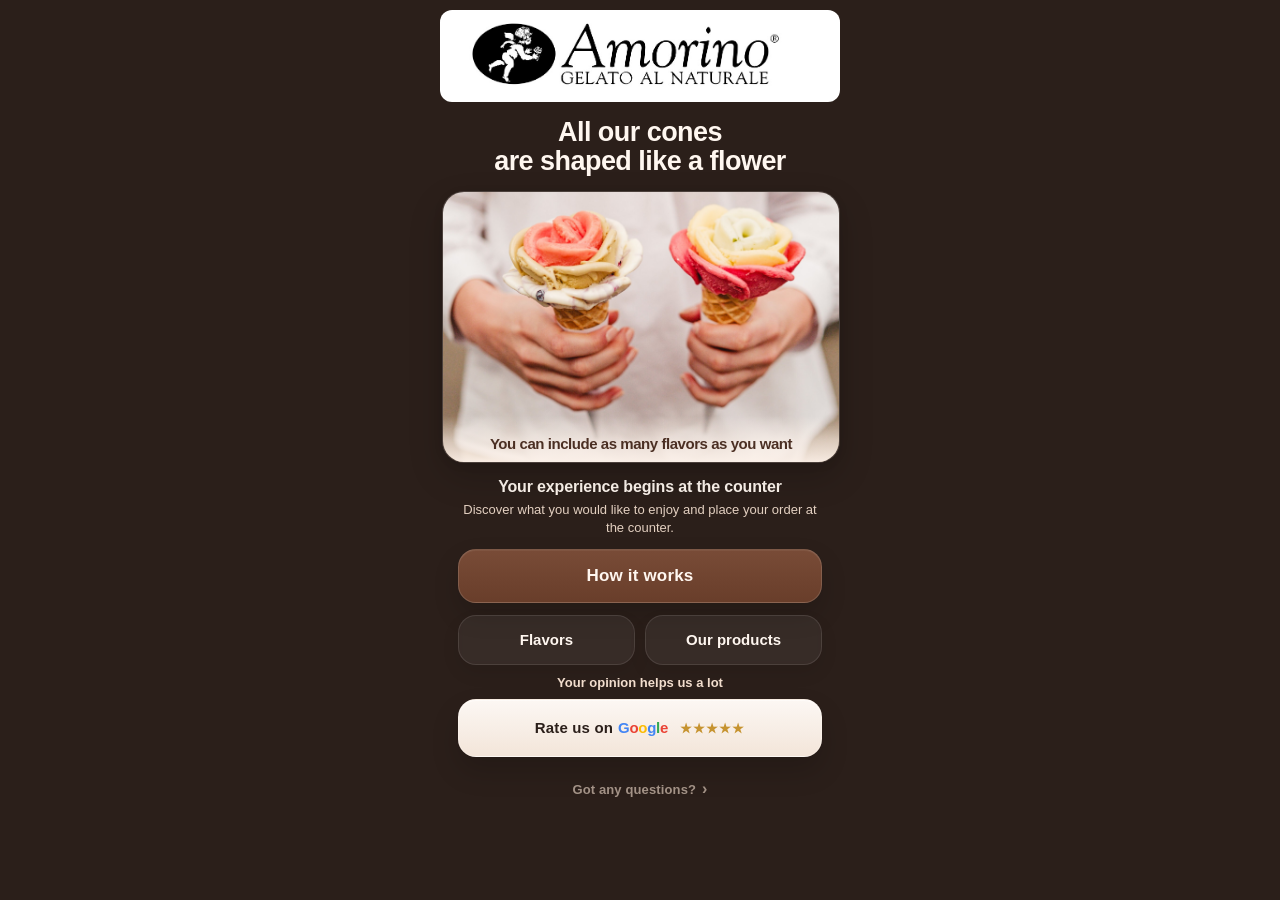
<file: index.html>
<!DOCTYPE html>
<html lang="es">
<head>
  <meta charset="UTF-8">
  <meta name="viewport" content="width=device-width, initial-scale=1.0">
  <title>Amorino</title>
  <link rel="stylesheet" href="style.css">
</head>
<body>
  <div class="container home-page">

    <div class="brand-banner">
      <img src="imagenes/banner_amorino.jpg" alt="Amorino Gelato al Naturale">
    </div>

    <section class="hero">
      <h1 class="hero-title" data-i18n-html="home.heroTitle">Todos nuestros conos<br>son una flor</h1>

<div class="hero-image">
  <img src="imagenes/hero_flor.jpg" alt="Conos Amorino en forma de flor">
  <div class="hero-subtitle-overlay" data-i18n="home.heroSubtitle">Puedes incluir todos los sabores que quieras</div>
</div>

<div class="service-note">
  <div class="service-note-title" data-i18n="home.serviceNoteTitle">Tu experiencia comienza en el mostrador</div>
  <div class="service-note-text" data-i18n="home.serviceNoteText">Descubre nuestros sabores y opciones antes de pedir</div>


    <section class="home-actions">
      <a class="home-main-button" href="como-funciona.html" data-i18n="home.howItWorks">Cómo funciona</a>

      <div class="home-grid-buttons">
        <a class="home-secondary-button" href="sabores.html" data-i18n="home.flavors">Sabores</a>
        <a class="home-secondary-button" href="otros-productos.html" data-i18n="home.otherProducts">Otros productos</a>
      </div>
      
    <div class="home-review-block">
  <div class="home-review-text" data-i18n="home.reviewHelp">Tu opinión nos ayuda mucho</div>
  <a class="home-review-button" href="#" id="reviewBtn" target="_blank" rel="noopener noreferrer">
    <span class="home-review-label">
      <span data-i18n="home.reviewGoogle">Valóranos en</span>
      <span class="google-word" aria-label="Google">
        <span class="g-blue">G</span><span class="g-red">o</span><span class="g-yellow">o</span><span class="g-blue">g</span><span class="g-green">l</span><span class="g-red">e</span>
      </span>
    </span>
    <span class="home-review-stars">★★★★★</span>
  </a>
  </div>

    <!-- FAQ discreto -->
    <div class="faq-block">
      <button class="faq-trigger" id="faqToggle" onclick="toggleFaq()">
        <span data-i18n="faq.trigger">¿Tienes alguna duda?</span>
        <span class="faq-arrow" id="faqArrow">›</span>
      </button>
      <div class="faq-list" id="faqList"></div>
    </div>

    </section>
</div>
    </section>

  </div>

  <script src="script.js"></script>
</body>
</html>
</file>
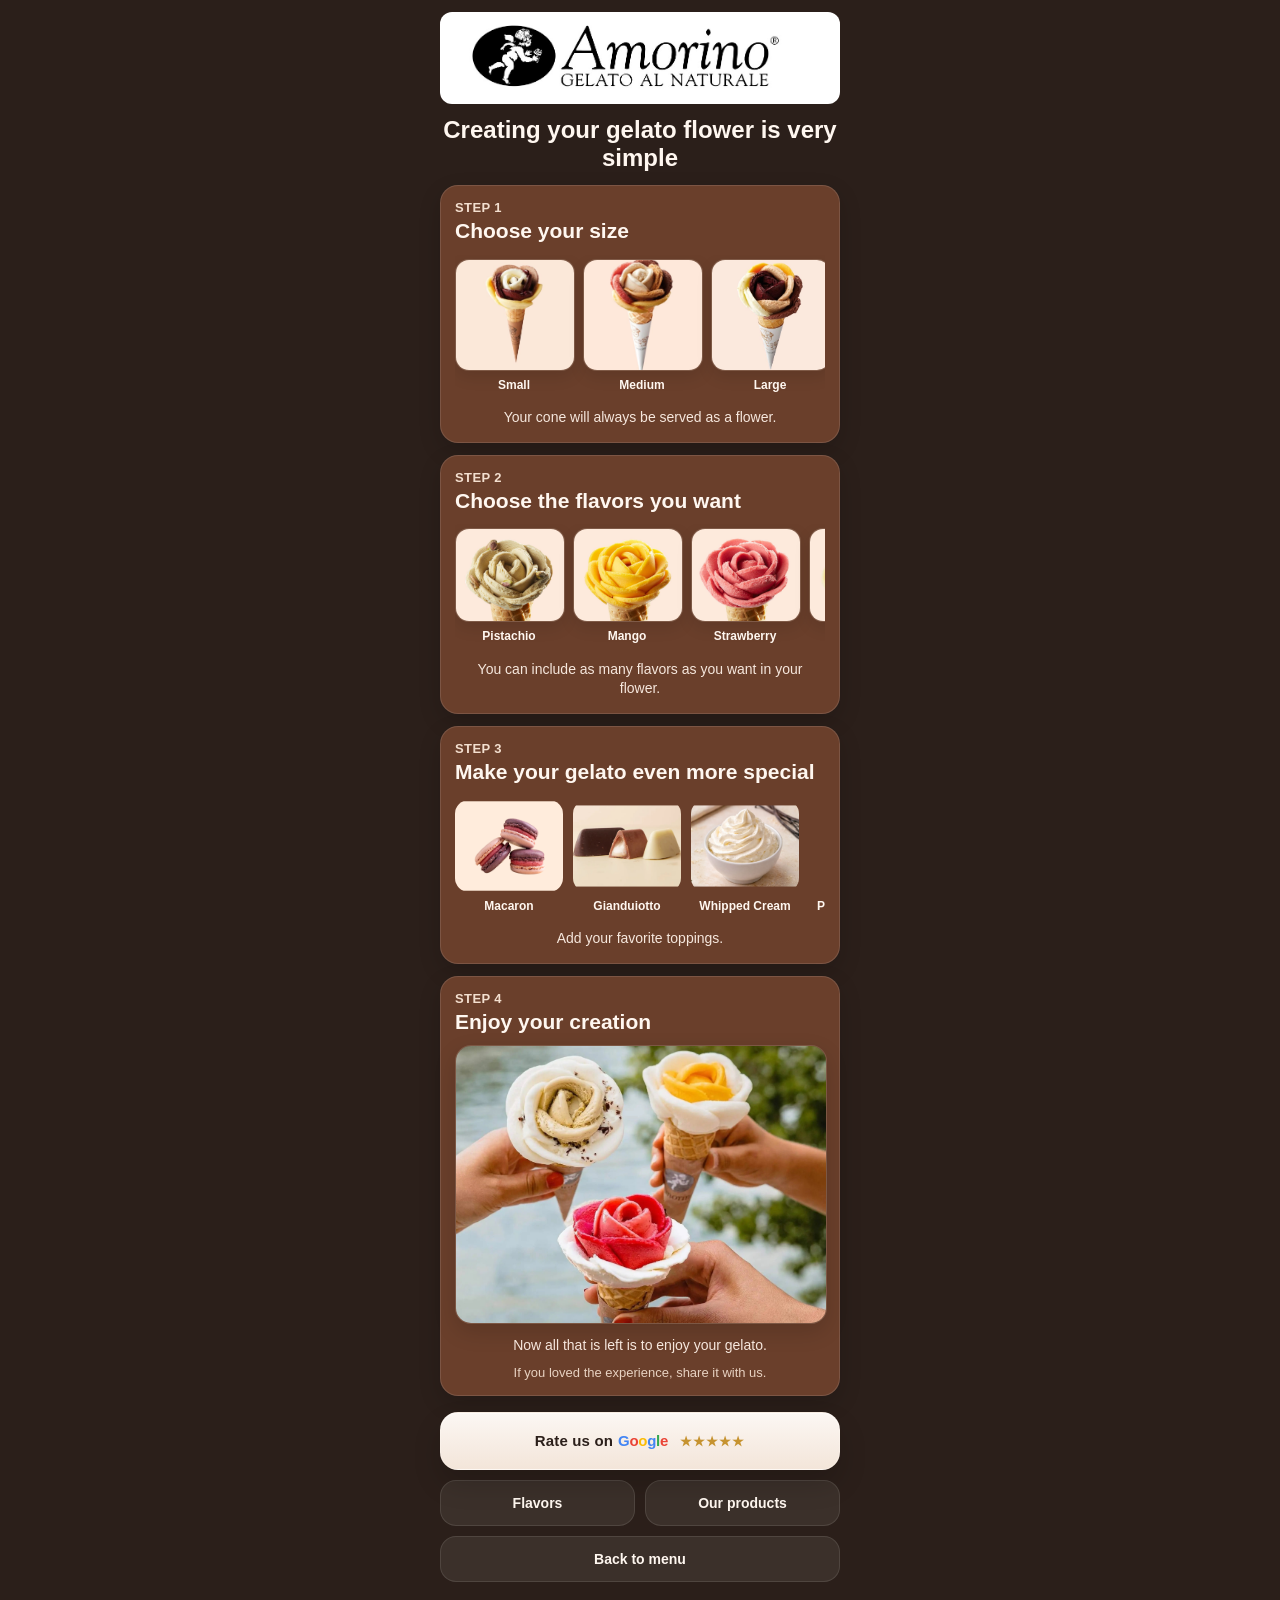
<file: como-funciona.html>
<!DOCTYPE html>
<html lang="es">
<head>
  <meta charset="UTF-8">
  <meta name="viewport" content="width=device-width, initial-scale=1.0">
  <title>Cómo funciona | Amorino</title>
  <link rel="stylesheet" href="style.css">
</head>
<body>
  <div class="container">

    <div class="brand-banner">
      <img src="imagenes/banner_amorino.jpg" alt="Amorino Gelato al Naturale">
    </div>

    <h1 class="section-page-title" data-i18n="howItWorks.pageTitle">Crear tu flor gelato es muy simple</h1>

    <section class="step-card">
      <div class="step-number" data-i18n="howItWorks.step1Number">PASO 1</div>
      <div class="step-title" data-i18n="howItWorks.step1Title">Elige tu tamaño</div>

      <div class="mini-carousel sizes-carousel">
        <div class="mini-card size-mini-card">
          <div class="mini-image-wrap size-image-wrap">
            <img src="imagenes/tamano_pequeno.jpeg" alt="Pequeño">
          </div>
          <div class="mini-title" data-i18n="howItWorks.sizeSmall">Pequeño</div>
        </div>

        <div class="mini-card size-mini-card">
          <div class="mini-image-wrap size-image-wrap">
            <img src="imagenes/tamano_mediano.jpeg" alt="Mediano">
          </div>
          <div class="mini-title" data-i18n="howItWorks.sizeMedium">Mediano</div>
        </div>

        <div class="mini-card size-mini-card">
          <div class="mini-image-wrap size-image-wrap">
            <img src="imagenes/tamano_grande.jpeg" alt="Grande">
          </div>
          <div class="mini-title" data-i18n="howItWorks.sizeLarge">Grande</div>
        </div>
      </div>

      <div class="step-text step-text-bottom" data-i18n="howItWorks.step1Text">
        Tu cono siempre se servirá en forma de flor.
      </div>
    </section>

    <section class="step-card">
      <div class="step-number" data-i18n="howItWorks.step2Number">PASO 2</div>
      <div class="step-title" data-i18n="howItWorks.step2Title">Elige los sabores que quieras</div>

      <div class="mini-carousel">
        <div class="mini-card">
          <div class="mini-image-wrap">
            <img src="imagenes/pistacho.jpg" alt="Pistacho">
          </div>
          <div class="mini-title" data-i18n="miniFlavors.pistachio">Pistacho</div>
        </div>

        <div class="mini-card">
          <div class="mini-image-wrap">
            <img src="imagenes/mango.jpg" alt="Mango">
          </div>
          <div class="mini-title" data-i18n="miniFlavors.mango">Mango</div>
        </div>

        <div class="mini-card">
          <div class="mini-image-wrap">
            <img src="imagenes/frutilla.jpg" alt="Frutilla">
          </div>
          <div class="mini-title" data-i18n="miniFlavors.strawberry">Frutilla</div>
        </div>

        <div class="mini-card">
          <div class="mini-image-wrap">
            <img src="imagenes/maracuja.jpg" alt="Maracuyá">
          </div>
          <div class="mini-title" data-i18n="miniFlavors.passionfruit">Maracuyá</div>
        </div>

        <div class="mini-card">
          <div class="mini-image-wrap">
            <img src="imagenes/limon.jpg" alt="Limón">
          </div>
          <div class="mini-title" data-i18n="miniFlavors.lemon">Limón</div>
        </div>

        <div class="mini-card">
          <div class="mini-image-wrap">
            <img src="imagenes/amarena.jpg" alt="Amarena">
          </div>
          <div class="mini-title" data-i18n="miniFlavors.amarena">Amarena</div>
        </div>

        <div class="mini-card">
          <div class="mini-image-wrap">
            <img src="imagenes/tiramisu.jpg" alt="Tiramisú">
          </div>
          <div class="mini-title" data-i18n="miniFlavors.tiramisu">Tiramisú</div>
        </div>

        <div class="mini-card">
          <div class="mini-image-wrap">
            <img src="imagenes/stracciatella.jpg" alt="Stracciatella">
          </div>
          <div class="mini-title" data-i18n="miniFlavors.stracciatella">Stracciatella</div>
        </div>

        <div class="mini-card">
          <div class="mini-image-wrap">
            <img src="imagenes/chocolate.jpg" alt="Chocolate">
          </div>
          <div class="mini-title" data-i18n="miniFlavors.chocolate">Chocolate</div>
        </div>

        <div class="mini-card">
          <div class="mini-image-wrap">
            <img src="imagenes/dulce_de_leche.jpg" alt="Dulce de leche">
          </div>
          <div class="mini-title" data-i18n="miniFlavors.dulceDeLeche">Dulce de leche</div>
        </div>

        <div class="mini-card">
          <div class="mini-image-wrap">
            <img src="imagenes/coco.jpg" alt="Coco">
          </div>
          <div class="mini-title" data-i18n="miniFlavors.coconut">Coco</div>
        </div>

        <div class="mini-card">
          <div class="mini-image-wrap">
            <img src="imagenes/cafe.jpg" alt="Café">
          </div>
          <div class="mini-title" data-i18n="miniFlavors.coffee">Café</div>
        </div>

        <div class="mini-card">
          <div class="mini-image-wrap">
            <img src="imagenes/menta.jpg" alt="Menta">
          </div>
          <div class="mini-title" data-i18n="miniFlavors.mint">Menta</div>
        </div>

        <div class="mini-card">
          <div class="mini-image-wrap">
            <img src="imagenes/vainilla.jpg" alt="Vainilla">
          </div>
          <div class="mini-title" data-i18n="miniFlavors.vanilla">Vainilla</div>
        </div>
      </div>

      <div class="step-text step-text-bottom" data-i18n="howItWorks.step2Text">
        Puedes incluir todos los sabores que quieras en tu flor.
      </div>
    </section>

    <section class="step-card">
      <div class="step-number" data-i18n="howItWorks.step3Number">PASO 3</div>
      <div class="step-title" data-i18n="howItWorks.step3Title">Haz tu gelato aún más especial</div>

      <div class="mini-carousel toppings-carousel">
        <div class="mini-card topping-card-mini">
          <div class="mini-image-wrap topping-image-wrap">
            <img src="imagenes/macaron_pequeno.png" alt="Macaron">
          </div>
          <div class="mini-title" data-i18n="toppings.macaron">Macaron</div>
        </div>

        <div class="mini-card topping-card-mini">
          <div class="mini-image-wrap topping-image-wrap">
            <img src="imagenes/gianduiotto.png" alt="Gianduiotto">
          </div>
          <div class="mini-title" data-i18n="toppings.gianduiotto">Gianduiotto</div>
        </div>

        <div class="mini-card topping-card-mini">
          <div class="mini-image-wrap topping-image-wrap">
            <img src="imagenes/nata.png" alt="Chantilly">
          </div>
          <div class="mini-title" data-i18n="toppings.chantilly">Chantilly</div>
        </div>

        <div class="mini-card topping-card-mini">
          <div class="mini-image-wrap topping-image-wrap">
            <img src="imagenes/tpistacho.png" alt="Salsa de pistacho">
          </div>
          <div class="mini-title" data-i18n="toppings.pistachioSauce">Salsa pistacho</div>
        </div>

        <div class="mini-card topping-card-mini">
          <div class="mini-image-wrap topping-image-wrap">
            <img src="imagenes/tgianduja.png" alt="Gianduja">
          </div>
          <div class="mini-title" data-i18n="toppings.gianduja">Gianduja</div>
        </div>

        <div class="mini-card topping-card-mini">
          <div class="mini-image-wrap topping-image-wrap">
            <img src="imagenes/tcaramelo.png" alt="Caramelo">
          </div>
          <div class="mini-title" data-i18n="toppings.caramel">Caramelo</div>
        </div>

        <div class="mini-card topping-card-mini">
          <div class="mini-image-wrap topping-image-wrap">
            <img src="imagenes/tpreto.png" alt="Chocolate preto">
          </div>
          <div class="mini-title" data-i18n="toppings.darkChocolate">Chocolate negro</div>
        </div>

        <div class="mini-card topping-card-mini">
          <div class="mini-image-wrap topping-image-wrap">
            <img src="imagenes/crocante.png" alt="Crocante">
          </div>
          <div class="mini-title" data-i18n="toppings.crunchy">Crocante</div>
        </div>
      </div>

      <div class="step-text step-text-bottom" data-i18n="howItWorks.step3Text">
        Añade tus toppings favoritos
      </div>
    </section>

    <section class="step-card">
      <div class="step-number" data-i18n="howItWorks.step4Number">PASO 4</div>
      <div class="step-title" data-i18n="howItWorks.step4Title">Disfruta tu creación</div>

      <div class="step-feature-image">
        <img src="imagenes/helado_final.jpg" alt="Gelato Amorino con topping especial">
      </div>

      <div class="step-text step-text-bottom" data-i18n="howItWorks.step4TextMain">
        Ahora solo queda disfrutar tu gelato.
      </div>

      <div class="step-text step-text-soft" data-i18n="howItWorks.step4TextSoft">
        Si tu experiencia te encantó, compártela con nosotros.
      </div>
    </section>

    <section class="section-nav">
      <div class="section-nav-grid">
        <a class="home-review-button full" href="#" id="reviewBtn" target="_blank" rel="noopener noreferrer">
          <span class="home-review-label">
            <span data-i18n="howItWorks.reviewGoogle">Valóranos en</span>
            <span class="google-word" aria-label="Google">
              <span class="g-blue">G</span><span class="g-red">o</span><span class="g-yellow">o</span><span class="g-blue">g</span><span class="g-green">l</span><span class="g-red">e</span>
            </span>
          </span>
          <span class="home-review-stars">★★★★★</span>
        </a>

        <a class="section-nav-button" href="sabores.html" data-i18n="howItWorks.flavors">Sabores</a>
        <a class="section-nav-button" href="otros-productos.html" data-i18n="howItWorks.otherProducts">Otros productos</a>
        <a class="section-nav-button full" href="index.html" data-i18n="howItWorks.backToMenu">Volver al menú</a>
      </div>
    </section>

  </div>

  <script src="script.js"></script>
</body>
</html>
</file>
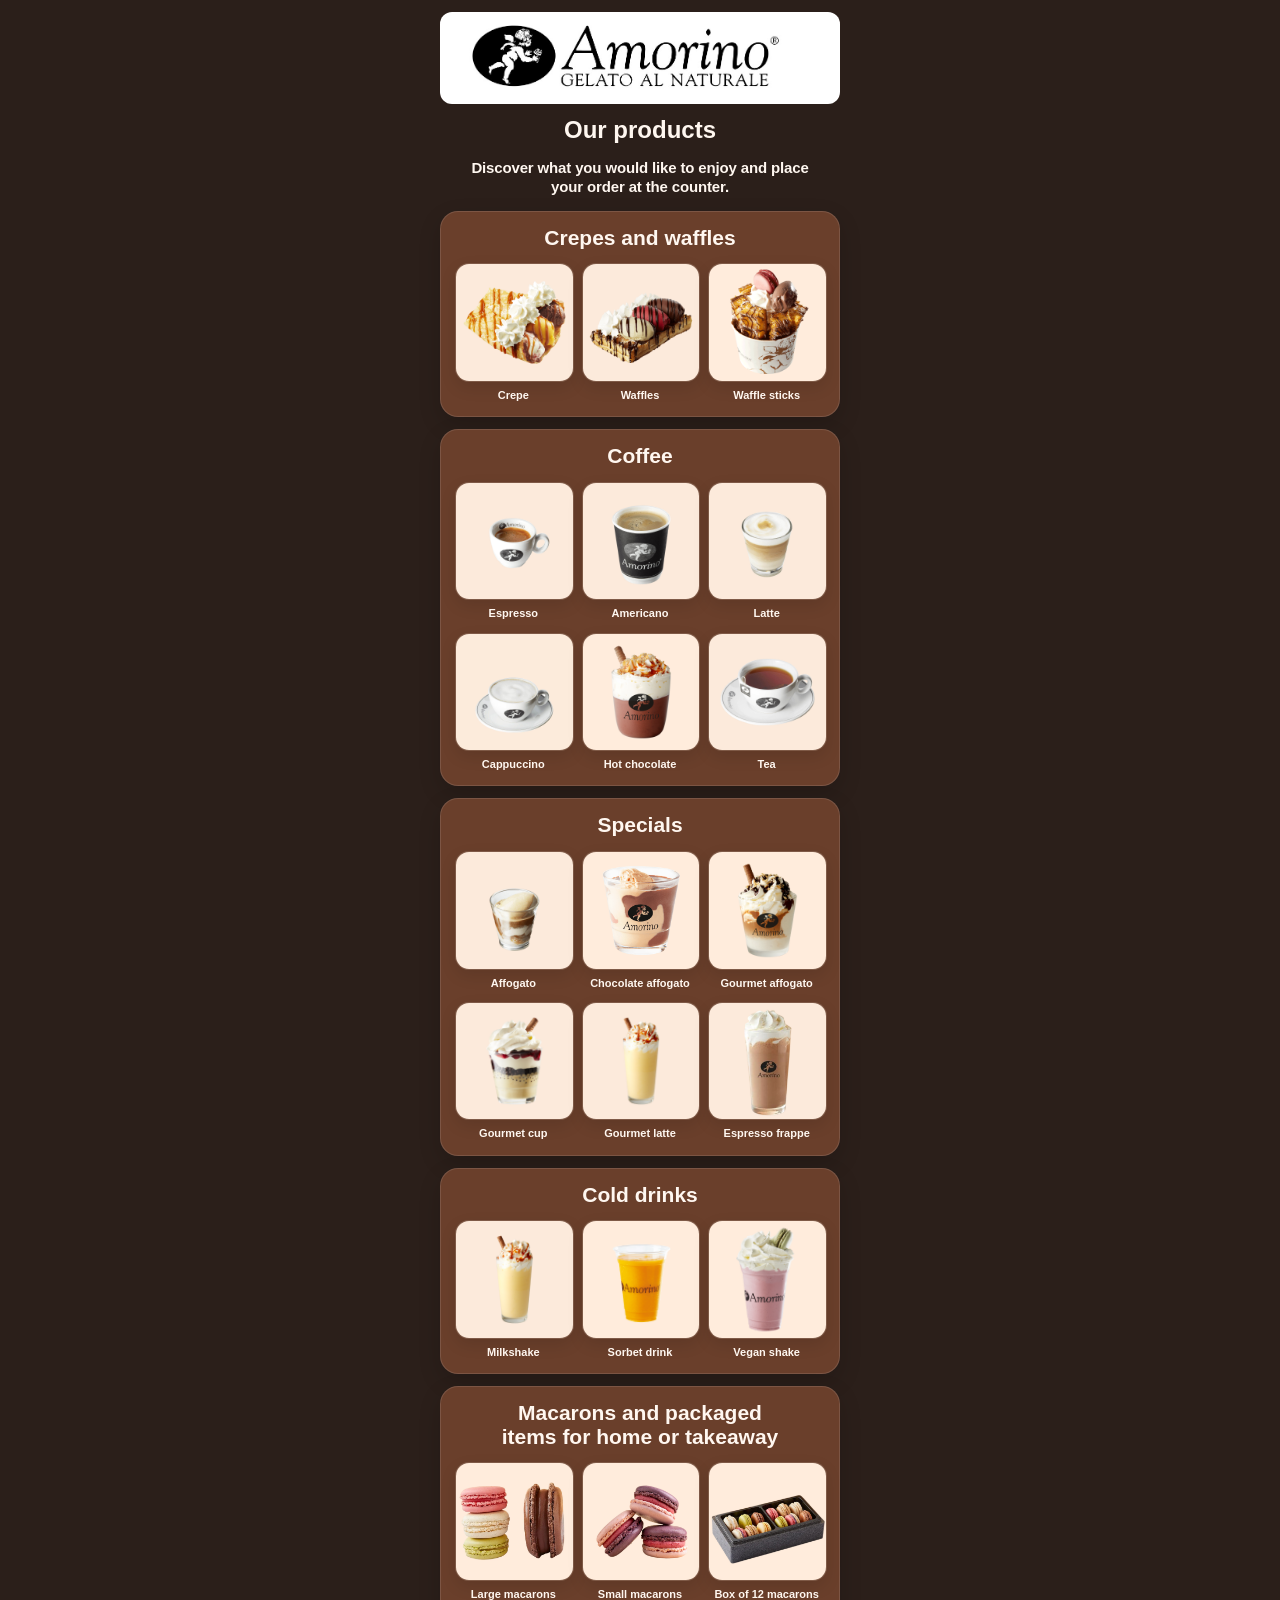
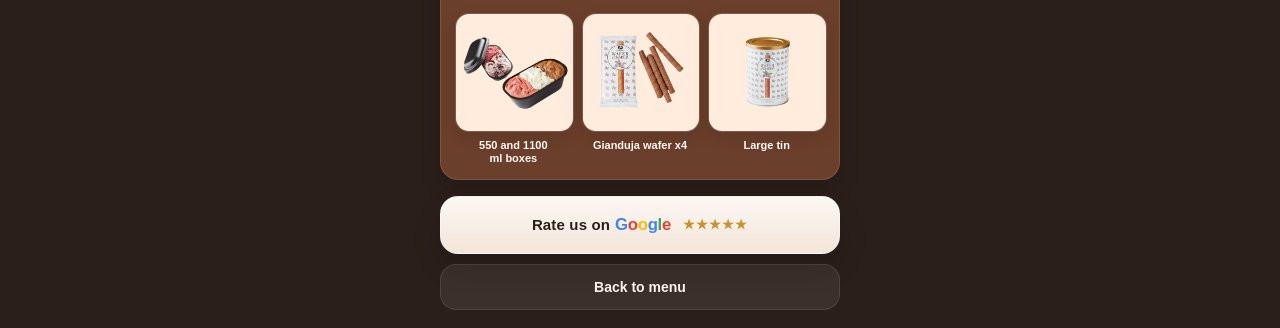
<file: otros-productos.html>
<!DOCTYPE html>
<html lang="es">
<head>
  <meta charset="UTF-8">
  <meta name="viewport" content="width=device-width, initial-scale=1.0">
  <title>Nuestros productos | Amorino</title>
  <link rel="stylesheet" href="style.css">
</head>
<body>
  <div class="container">

    <div class="brand-banner">
      <img src="imagenes/banner_amorino.jpg" alt="Amorino Gelato al Naturale">
    </div>

    <h1 class="section-page-title" data-i18n="productsPage.pageTitle">Nuestros productos</h1>

    <section class="service-note">
      <div class="service-note-title products-intro" data-i18n="productsPage.noteText">
        Descubre qué vas a disfrutar y haz tu pedido en el mostrador.
      </div>
    </section>

    <section class="step-card">
      <div class="step-title products-section-title" data-i18n="productsPage.crepesTitle">Crepes y waffles</div>

      <div class="products-grid three-cols">
        <div class="product-mini-card">
          <div class="product-mini-image-wrap">
            <img src="imagenes/crepe.png" alt="Crepe">
          </div>
          <div class="product-mini-title" data-i18n="productsPage.crepe">Crepe</div>
        </div>

        <div class="product-mini-card">
          <div class="product-mini-image-wrap">
            <img src="imagenes/waffles.png" alt="Waffles">
          </div>
          <div class="product-mini-title" data-i18n="productsPage.waffles">Waffles</div>
        </div>

        <div class="product-mini-card">
          <div class="product-mini-image-wrap">
            <img src="imagenes/sticks.png" alt="Waffle sticks">
          </div>
          <div class="product-mini-title" data-i18n="productsPage.waffleSticks">Waffle sticks</div>
        </div>
      </div>
    </section>

    <section class="step-card">
      <div class="step-title products-section-title" data-i18n="productsPage.coffeeTitle">Cafetería</div>

      <div class="products-grid three-cols">
        <div class="product-mini-card">
          <div class="product-mini-image-wrap">
            <img src="imagenes/espresso.jpg" alt="Espresso">
          </div>
          <div class="product-mini-title" data-i18n="productsPage.espresso">Espresso</div>
        </div>

        <div class="product-mini-card">
          <div class="product-mini-image-wrap">
            <img src="imagenes/americano.jpg" alt="Americano">
          </div>
          <div class="product-mini-title" data-i18n="productsPage.americano">Americano</div>
        </div>

        <div class="product-mini-card">
          <div class="product-mini-image-wrap">
            <img src="imagenes/latte.jpg" alt="Latte">
          </div>
          <div class="product-mini-title" data-i18n="productsPage.latte">Latte</div>
        </div>

        <div class="product-mini-card">
          <div class="product-mini-image-wrap">
            <img src="imagenes/capuccino.jpg" alt="Cappuccino">
          </div>
          <div class="product-mini-title" data-i18n="productsPage.cappuccino">Cappuccino</div>
        </div>

        <div class="product-mini-card">
          <div class="product-mini-image-wrap">
            <img src="imagenes/quente_g.png" alt="Chocolate caliente">
          </div>
          <div class="product-mini-title" data-i18n="productsPage.hotChocolate">Chocolate caliente</div>
        </div>

        <div class="product-mini-card">
          <div class="product-mini-image-wrap">
            <img src="imagenes/te.jpg" alt="Té">
          </div>
          <div class="product-mini-title" data-i18n="productsPage.tea">Té</div>
        </div>
      </div>
    </section>

    <section class="step-card">
      <div class="step-title products-section-title" data-i18n="productsPage.specialsTitle">Especiales</div>

      <div class="products-grid three-cols">
        <div class="product-mini-card">
          <div class="product-mini-image-wrap">
            <img src="imagenes/affogado.jpg" alt="Affogato">
          </div>
          <div class="product-mini-title" data-i18n="productsPage.affogato">Affogato</div>
        </div>

        <div class="product-mini-card">
          <div class="product-mini-image-wrap">
            <img src="imagenes/affogado_c.png" alt="Affogato chocolate">
          </div>
          <div class="product-mini-title" data-i18n="productsPage.affogatoChocolate">Affogato chocolate</div>
        </div>

        <div class="product-mini-card">
          <div class="product-mini-image-wrap">
            <img src="imagenes/affogado_g.png" alt="Affogato gourmet">
          </div>
          <div class="product-mini-title" data-i18n="productsPage.affogatoGourmet">Affogato gourmet</div>
        </div>

        <div class="product-mini-card">
          <div class="product-mini-image-wrap">
            <img src="imagenes/copo_gourmet.png" alt="Copo gourmet">
          </div>
          <div class="product-mini-title" data-i18n="productsPage.copoGourmet">Copo gourmet</div>
        </div>

        <div class="product-mini-card">
          <div class="product-mini-image-wrap">
            <img src="imagenes/latte_g.png" alt="Latte gourmet">
          </div>
          <div class="product-mini-title" data-i18n="productsPage.latteGourmet">Latte gourmet</div>
        </div>

        <div class="product-mini-card">
          <div class="product-mini-image-wrap">
            <img src="imagenes/espresso_frappe.png" alt="Espresso frappé">
          </div>
          <div class="product-mini-title" data-i18n="productsPage.espressoFrappe">Espresso frappé</div>
        </div>
      </div>
    </section>

    <section class="step-card">
  <div class="step-title products-section-title" data-i18n="productsPage.coldDrinksTitle">Bebidas frías</div>

  <div class="products-grid three-cols">
    <div class="product-mini-card">
      <div class="product-mini-image-wrap">
        <img src="imagenes/batido.png" alt="Batido">
      </div>
      <div class="product-mini-title" data-i18n="productsPage.milkshake">Batido</div>
    </div>

    <div class="product-mini-card">
      <div class="product-mini-image-wrap">
        <img src="imagenes/bebida_sorvete.png" alt="Bebida sorvete">
      </div>
      <div class="product-mini-title" data-i18n="productsPage.sorbetDrink">Bebida sorvete</div>
    </div>

    <div class="product-mini-card">
      <div class="product-mini-image-wrap">
        <img src="imagenes/vegan_shake.png" alt="Vegan shake">
      </div>
      <div class="product-mini-title" data-i18n="productsPage.veganShake">Vegan shake</div>
    </div>
  </div>
</section>

    <section class="step-card">
      <div class="step-title products-section-title" data-i18n="productsPage.takeAwayTitle">Macarons y envasados para casa o para llevar</div>

      <div class="products-grid three-cols">
        <div class="product-mini-card">
          <div class="product-mini-image-wrap">
            <img src="imagenes/macaron_grande.png" alt="Macarons grandes">
          </div>
          <div class="product-mini-title" data-i18n="productsPage.macaronsLarge">Macarons grandes</div>
        </div>

        <div class="product-mini-card">
          <div class="product-mini-image-wrap">
            <img src="imagenes/macaron_pequeno.png" alt="Macarons pequeños">
          </div>
          <div class="product-mini-title" data-i18n="productsPage.macaronsSmall">Macarons pequeños</div>
        </div>

        <div class="product-mini-card">
          <div class="product-mini-image-wrap">
            <img src="imagenes/caja_macarons_12.png" alt="Caja x12 macarons">
          </div>
          <div class="product-mini-title" data-i18n="productsPage.macaronsBox12">Caja x12 macarons</div>
        </div>

        <div class="product-mini-card">
          <div class="product-mini-image-wrap">
            <img src="imagenes/caja_550.png" alt="Caja 550 y 1100 ml">
          </div>
          <div class="product-mini-title" data-i18n="productsPage.takeAwayBoxes">Cajas 550 y 1100 ml</div>
        </div>

        <div class="product-mini-card">
          <div class="product-mini-image-wrap">
            <img src="imagenes/wafer_gianduja_4.png" alt="Wafer Gianduja x4">
          </div>
          <div class="product-mini-title" data-i18n="productsPage.waferGianduja">Wafer Gianduja x4</div>
        </div>

        <div class="product-mini-card">
          <div class="product-mini-image-wrap">
            <img src="imagenes/lata_gianduja.png" alt="Lata grande">
          </div>
          <div class="product-mini-title" data-i18n="productsPage.largeTin">Lata grande</div>
        </div>
      </div>
    </section>

    <section class="section-nav">
      <div class="section-nav-grid">
        <a class="home-review-button full" id="reviewBtn" href="#" target="_blank" rel="noopener noreferrer">
          <span class="home-review-label">
            <span data-i18n="productsPage.reviewGoogle">Valóranos en</span>
            <span class="google-word google-word-large" aria-label="Google">
              <span class="g-blue">G</span><span class="g-red">o</span><span class="g-yellow">o</span><span class="g-blue">g</span><span class="g-green">l</span><span class="g-red">e</span>
            </span>
          </span>
          <span class="home-review-stars">★★★★★</span>
        </a>

        <a class="section-nav-button full" href="index.html" data-i18n="productsPage.backToMenu">Volver al menú</a>
      </div>
    </section>

  </div>

  <script src="script.js"></script>
</body>
</html>
</file>
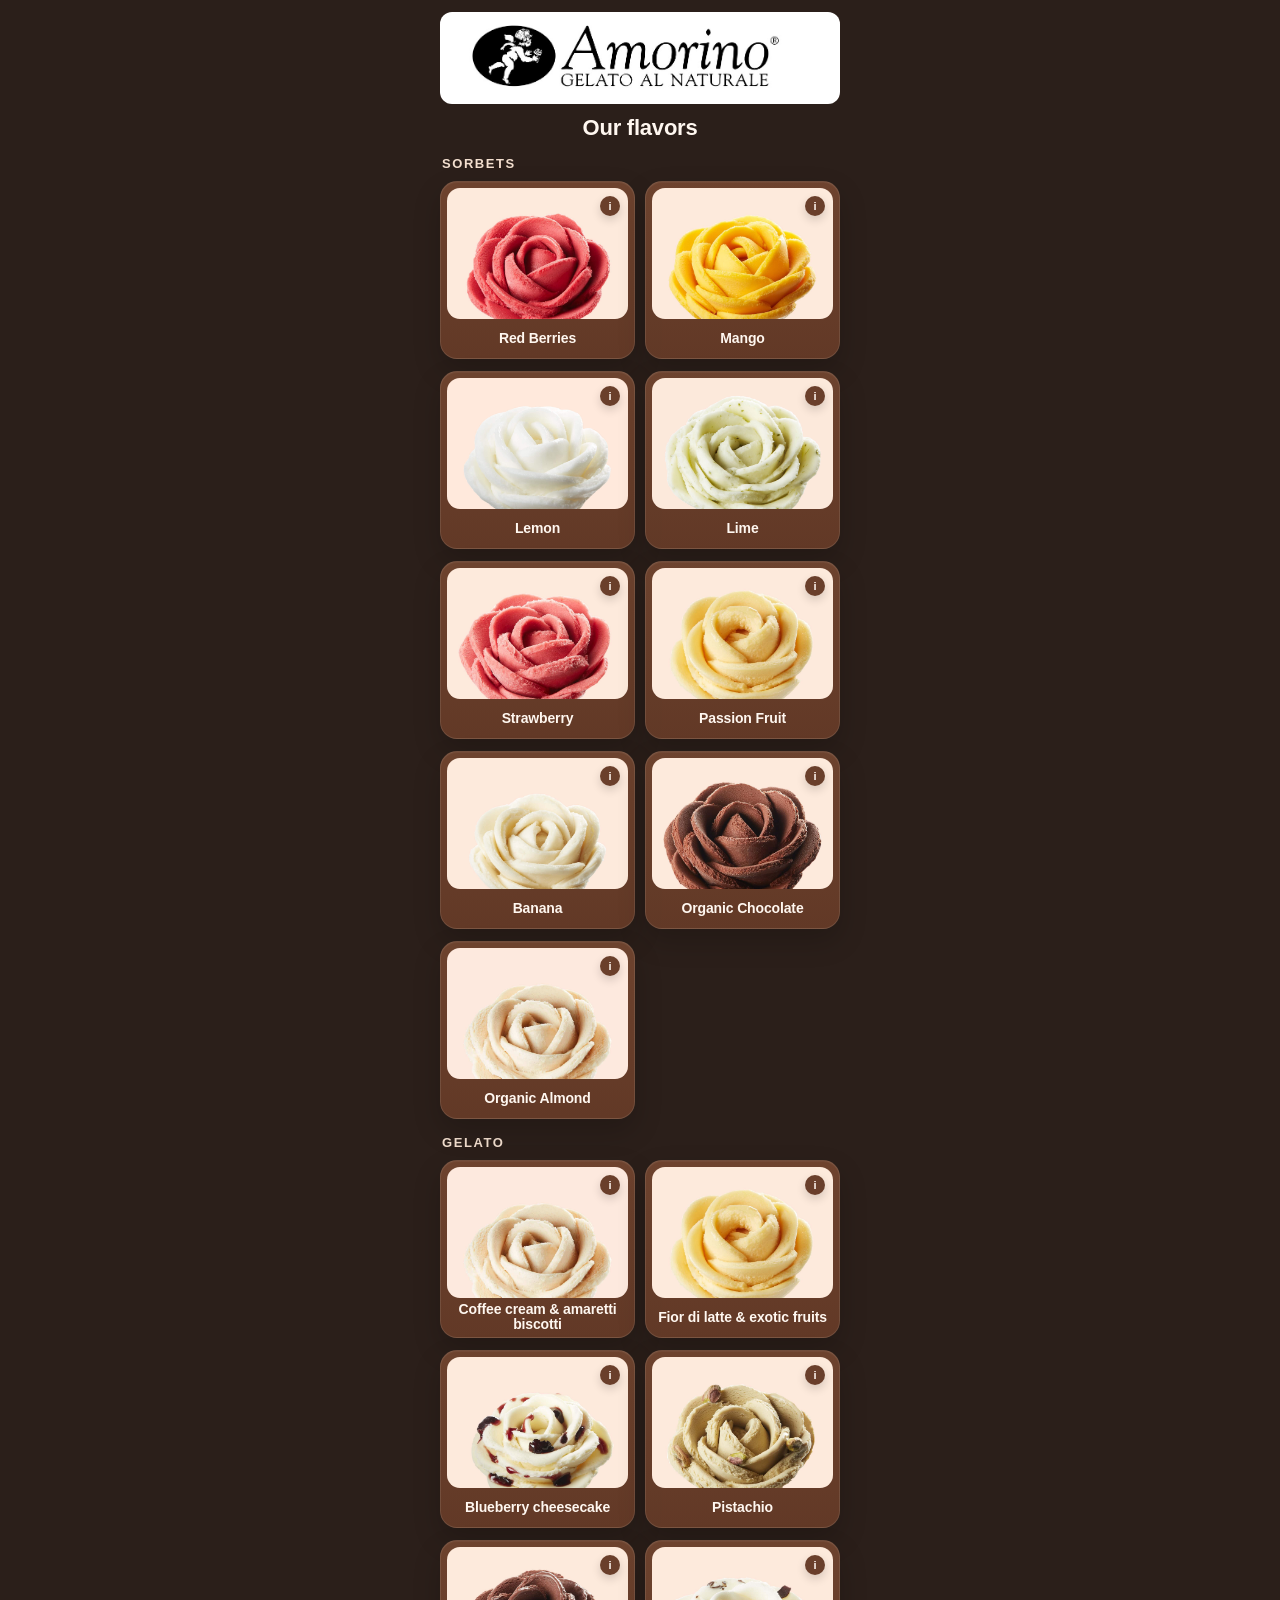
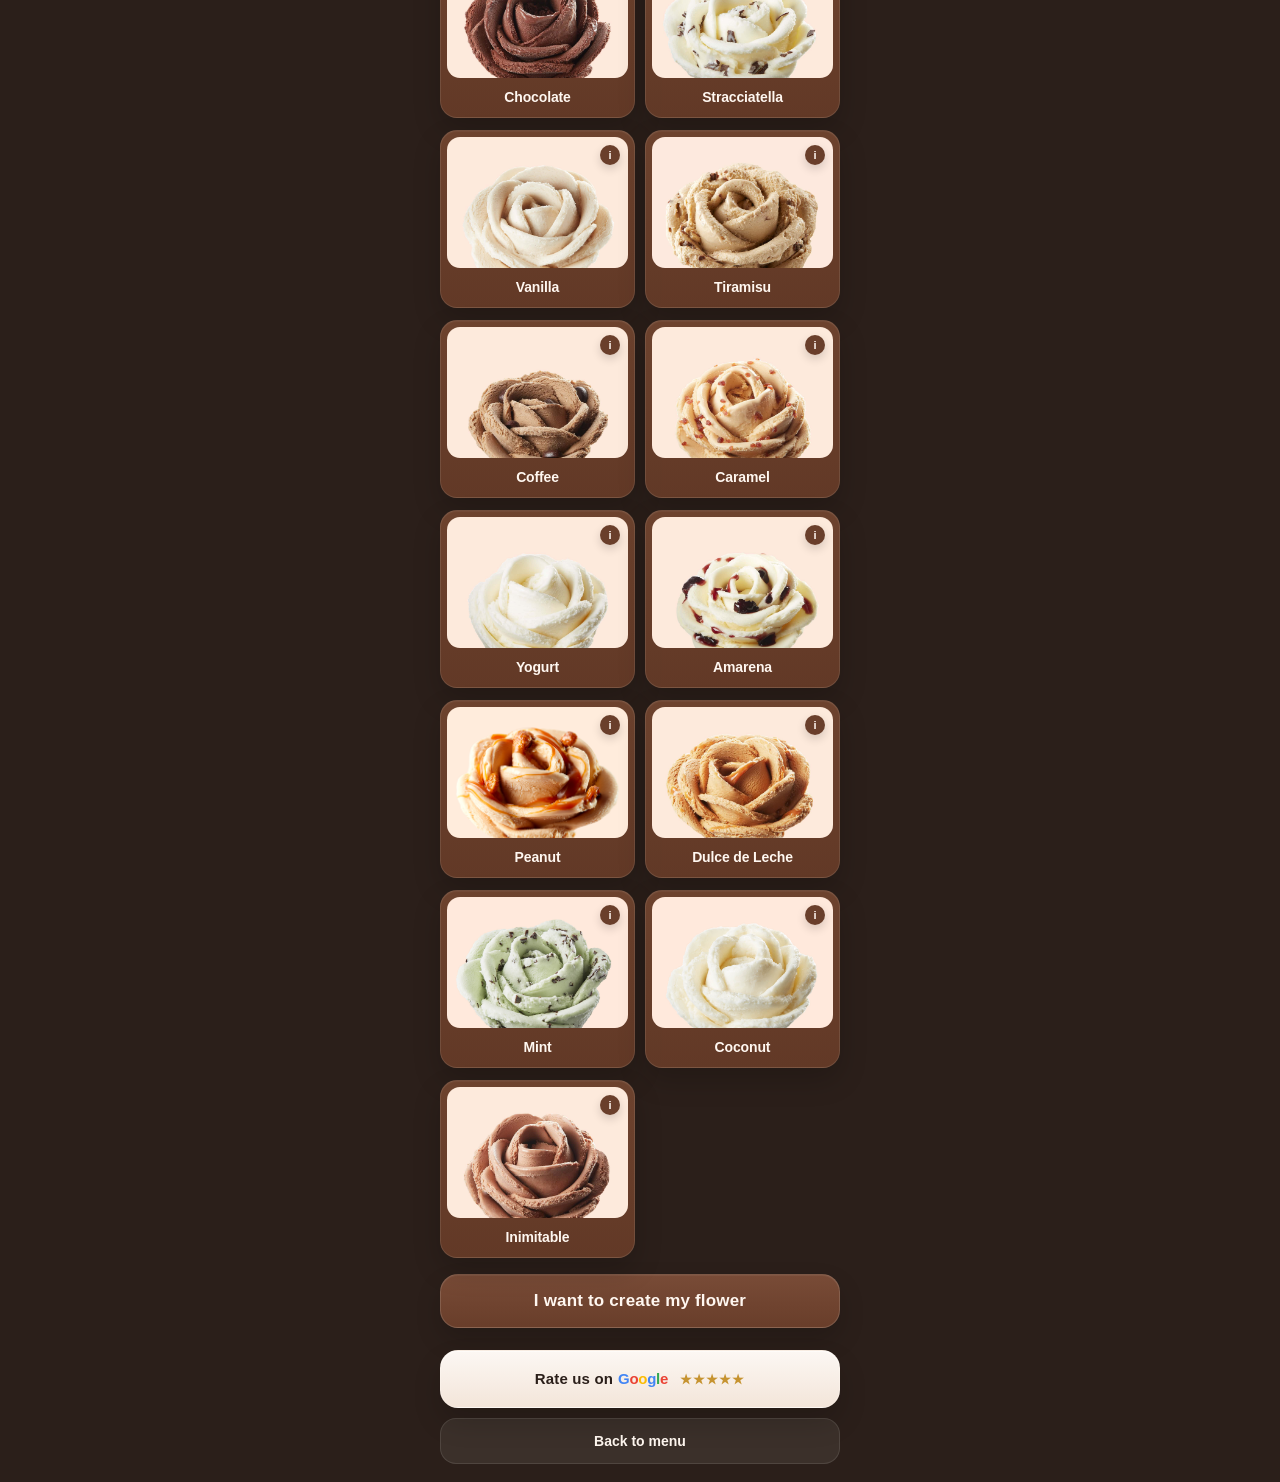
<file: sabores.html>
<!DOCTYPE html>
<html lang="es">
<head>
  <meta charset="UTF-8">
  <meta name="viewport" content="width=device-width, initial-scale=1.0">
  <title>Amorino</title>
  <link rel="stylesheet" href="style.css">
</head>

<body>
  <div class="container">

    <div class="brand-banner">
      <img src="imagenes/banner_amorino.jpg" alt="Amorino Gelato al Naturale">
    </div>

    <h2 class="section-main-title" data-i18n="flavorsPage.mainTitle">Nuestros sabores</h2>

    <h3 data-i18n="flavorsPage.sorbets">Sorbets</h3>
    <div class="grid" id="sorbets"></div>

    <h3 data-i18n="flavorsPage.gelato">Gelato</h3>
    <div class="grid" id="gelatos"></div>
    <section class="section-nav">
  <div class="section-nav-grid">
    <a class="home-main-button full" href="como-funciona.html" data-i18n="flavorsPage.createFlower">Quiero crear mi flor</a>

    <a class="home-review-button full" href="#" id="reviewBtn" target="_blank" rel="noopener noreferrer">
      <span class="home-review-label">
        <span data-i18n="flavorsPage.reviewGoogle">Valóranos en</span>
        <span class="google-word" aria-label="Google">
          <span class="g-blue">G</span><span class="g-red">o</span><span class="g-yellow">o</span><span class="g-blue">g</span><span class="g-green">l</span><span class="g-red">e</span>
        </span>
      </span>
      <span class="home-review-stars">★★★★★</span>
    </a>

    <a class="section-nav-button full" href="index.html" data-i18n="flavorsPage.backToMenu">Volver al menú</a>
  </div>
</section>

  </div>

  <script src="script.js"></script>
</body>
</html>
</file>
<file: style.css>
body {
  font-family: Arial, sans-serif;
  background: #2b1f1a;
  margin: 0;
  color: white;
}

.container {
  max-width: 400px;
  margin: auto;
  padding: 12px 12px 18px;
}

.brand-banner {
  margin-bottom: 12px;
}

.brand-banner img {
  width: 100%;
  display: block;
  border-radius: 12px;
}

.section-main-title {
  text-align: center;
  margin: 4px 0 16px;
  font-size: 22px;
  font-weight: 800;
  color: #fff7f0;
  letter-spacing: -0.01em;
  line-height: 1.1;
}

h3 {
  margin: 16px 2px 10px;
  font-size: 13px;
  color: #f3dfcf;
  letter-spacing: 0.12em;
  text-transform: uppercase;
}

/* GRID */
.grid {
  display: grid;
  grid-template-columns: repeat(2, 1fr);
  gap: 12px 10px;
}

/* TARJETA */
.card {
  perspective: 1200px;
  height: 178px;
}

.card-inner {
  position: relative;
  width: 100%;
  height: 100%;
  transition: transform 0.65s ease;
  transform-style: preserve-3d;
  cursor: pointer;
}

.card.flip .card-inner {
  transform: rotateY(180deg);
}

/* CARAS */
.card-front,
.card-back {
  position: absolute;
  inset: 0;
  width: 100%;
  height: 100%;
  background: linear-gradient(
    180deg,
    rgba(111, 68, 47, 0.98) 0%,
    rgba(99, 58, 39, 0.98) 100%
  );
  border-radius: 17px;
  border: 1px solid rgba(255, 247, 240, 0.10);
  backface-visibility: hidden;
  -webkit-backface-visibility: hidden;
  box-sizing: border-box;
  overflow: hidden;
  box-shadow:
    0 12px 28px rgba(0, 0, 0, 0.18),
    inset 0 1px 0 rgba(255, 247, 240, 0.04);
}

/* FRENTE */
.card-front {
  display: flex;
  flex-direction: column;
  padding: 6px;
}

.image-wrap {
  position: relative;
  width: 100%;
  height: 136px;
  border-radius: 13px;
  overflow: hidden;
  background: rgba(255, 255, 255, 0.04);
}

.card-front img {
  width: 100%;
  height: 150px;
  object-fit: cover;
  object-position: center top;
  display: block;
  border-radius: 13px;
  transform: translateY(-3px) scale(1.01);
}

.front-bottom {
  display: flex;
  align-items: center;
  justify-content: center;
  position: relative;
  min-height: 28px;
  padding-top: 5px;
}

.front-title {
  font-size: 14px;
  font-weight: 800;
  line-height: 1.08;
  text-align: center;
  color: #fff7f0;
  letter-spacing: -0.01em;
}

/* icono de giro muy sutil */
.info-hint {
  position: absolute;
  top: 8px;
  right: 8px;
  width: 20px;
  height: 20px;
  border-radius: 999px;
  display: flex;
  align-items: center;
  justify-content: center;
  background: #6a3f2b;
  color: #fff7f0;
  font-size: 11px;
  font-weight: 800;
  line-height: 1;
  box-shadow: 0 4px 10px rgba(0, 0, 0, 0.16);
  user-select: none;
  z-index: 2;
}

/* ATRÁS */
.card-back {
  transform: rotateY(180deg);
  display: flex;
  flex-direction: column;
  padding: 10px;
  color: #fff7f0;
}

.back-top {
  display: flex;
  align-items: flex-start;
  justify-content: space-between;
  gap: 6px;
  margin-bottom: 6px;
}

.card-back h4 {
  margin: 0;
  font-size: 13px;
  font-weight: 800;
  line-height: 1.15;
  text-align: left;
  color: #fff7f0;
}

.back-info-hint {
  width: 18px;
  height: 18px;
  border-radius: 999px;
  display: flex;
  align-items: center;
  justify-content: center;
  background: rgba(255, 247, 240, 0.12);
  border: 1px solid rgba(255, 247, 240, 0.14);
  color: #fff7f0;
  font-size: 11px;
  font-weight: 800;
  line-height: 1;
  user-select: none;
  flex-shrink: 0;
  margin-top: 0;
}

.card-back p {
  font-size: 10px;
  line-height: 1.38;
  margin: 0 0 8px;
  color: #f6e7dd;
  text-align: left;
  min-height: 40px;
}

/* ALÉRGENOS */
.allergen-section {
  margin-top: auto;
}

.allergen-title {
  font-size: 8px;
  letter-spacing: 0.10em;
  text-transform: uppercase;
  opacity: 0.68;
  margin-bottom: 5px;
  text-align: left;
}

.allergen-list {
  display: flex;
  flex-wrap: wrap;
  gap: 4px;
}

.allergen-chip {
  display: inline-flex;
  align-items: center;
  gap: 4px;
  background: rgba(255, 247, 240, 0.07);
  border: 1px solid rgba(255, 247, 240, 0.10);
  border-radius: 999px;
  padding: 2px 6px;
  font-size: 8px;
  color: #fff7f0;
  white-space: nowrap;
}

.allergen-icon {
  font-size: 9px;
}

.no-allergens {
  font-size: 9px;
  opacity: 0.8;
  text-align: left;
  margin-top: auto;
  color: #f6e7dd;
}

/* =========================
   HOME
========================= */

.home-page {
  padding-top: 10px;
}

.hero {
  margin-top: 8px;
  text-align: center;
  padding: 4px 2px 2px;
}

.hero-title {
  margin: 0 auto 14px;
  max-width: 92%;
  font-size: 27px;
  line-height: 1.08;
  font-weight: 800;
  letter-spacing: -0.02em;
  color: #fff7f0;
  text-wrap: balance;
}

.hero-image {
  position: relative;
  width: 100%;
  border-radius: 22px;
  overflow: hidden;
  border: 1px solid rgba(255, 247, 240, 0.12);
  background: rgba(255, 255, 255, 0.04);
  box-shadow:
    0 14px 34px rgba(0, 0, 0, 0.18),
    0 2px 10px rgba(0, 0, 0, 0.08);
}

.hero-image img {
  width: 100%;
  display: block;
  object-fit: cover;
  transform: scale(1.01);
}

.hero-subtitle-overlay {
  position: absolute;
  left: 0;
  right: 0;
  bottom: 0;
  padding: 20px 14px 10px;
  background: linear-gradient(
    180deg,
    rgba(255, 247, 240, 0) 0%,
    rgba(255, 244, 236, 0.58) 52%,
    rgba(255, 244, 236, 0.90) 100%
  );
  color: #4b2f23;
  font-size: 15px;
  font-weight: 800;
  line-height: 1.1;
  text-align: center;
  letter-spacing: -0.03em;
  white-space: nowrap;
}



.home-actions {
  margin-top: 12px;
}

.home-main-button,
.home-secondary-button,
.home-review-button,
.section-nav-button {
  display: flex;
  align-items: center;
  justify-content: center;
  text-decoration: none;
  border-radius: 18px;
  font-weight: 700;
  transition: transform 0.18s ease, opacity 0.18s ease, box-shadow 0.18s ease, border-color 0.18s ease;
  box-sizing: border-box;
}

.home-main-button:hover,
.home-secondary-button:hover,
.home-review-button:hover,
.section-nav-button:hover {
  transform: translateY(-1px);
  opacity: 0.98;
}

.home-main-button {
  min-height: 54px;
  background: linear-gradient(
    180deg,
    rgba(122, 77, 56, 0.98) 0%,
    rgba(106, 63, 43, 0.98) 100%
  );
  color: #fff7f0;
  border: 1px solid rgba(255, 247, 240, 0.14);
  font-size: 17px;
  letter-spacing: 0.01em;
  margin-bottom: 12px;
  box-shadow:
    0 12px 26px rgba(0, 0, 0, 0.16),
    inset 0 1px 0 rgba(255, 247, 240, 0.05);
}

.home-grid-buttons {
  display: grid;
  grid-template-columns: repeat(2, 1fr);
  gap: 10px;
  margin-bottom: 10px;
}
.home-review-block {
  margin-top: 2px;
}

.home-review-text {
  text-align: center;
  margin: 0 0 8px;
  font-size: 13px;
  font-weight: 600;
  color: #f3dfcf;
  line-height: 1.3;
}

.home-secondary-button {
  min-height: 50px;
  background: rgba(255, 247, 240, 0.06);
  color: #fff7f0;
  border: 1px solid rgba(255, 247, 240, 0.11);
  font-size: 15px;
  text-align: center;
  padding: 0 10px;
  box-shadow: 0 8px 18px rgba(0, 0, 0, 0.08);
  backdrop-filter: blur(2px);
}

.home-review-button {
  min-height: 58px;
  background: linear-gradient(
    180deg,
    rgba(255, 250, 246, 0.99) 0%,
    rgba(246, 232, 220, 0.99) 100%
  );
  color: #2b1f1a;
  border: 1px solid rgba(255, 247, 240, 0.30);
  font-size: 15px;
  font-weight: 800;
  letter-spacing: 0.01em;
  box-shadow:
    0 14px 28px rgba(0, 0, 0, 0.16),
    inset 0 1px 0 rgba(255, 255, 255, 0.42);
  position: relative;
  overflow: hidden;
  gap: 12px;
  flex-direction: row;
  padding: 0 16px;
}
.home-review-stars {
  font-size: 13px;
  letter-spacing: 0.08em;
  color: #c6922d;
  opacity: 0.98;
  line-height: 1;
  flex-shrink: 0;
}
.home-review-label {
  display: inline-flex;
  align-items: center;
  gap: 5px;
  line-height: 1.1;
  text-align: center;
}

.google-word {
  display: inline-flex;
  align-items: center;
  font-weight: 800;
  letter-spacing: -0.02em;
}

.g-blue {
  color: #4285f4;
}

.g-red {
  color: #ea4335;
}

.g-yellow {
  color: #fbbc05;
}

.g-green {
  color: #34a853;
}

.home-main-button:active,
.home-secondary-button:active,
.home-review-button:active {
  transform: translateY(0);
}

.home-main-button:focus-visible,
.home-secondary-button:focus-visible,
.home-review-button:focus-visible {
  outline: none;
  border-color: rgba(255, 247, 240, 0.28);
}

/* =========================
   COMO FUNCIONA
========================= */

.section-page-title {
  text-align: center;
  margin: 8px 0 14px;
  font-size: 24px;
  line-height: 1.15;
  color: #fff7f0;
}

.step-card {
  background: #6a3f2b;
  border: 1px solid rgba(255, 247, 240, 0.12);
  border-radius: 18px;
  padding: 14px;
  margin-bottom: 12px;
  box-shadow: 0 8px 22px rgba(0, 0, 0, 0.16);
}

.step-number {
  font-size: 13px;
  font-weight: 800;
  color: #f3dfcf;
  margin-bottom: 4px;
  letter-spacing: 0.03em;
}

.step-title {
  font-size: 21px;
  font-weight: 800;
  color: #fff7f0;
  margin-bottom: 12px;
  line-height: 1.12;
}

.step-text {
  font-size: 14px;
  color: #f6e7dd;
  line-height: 1.4;
}

.step-text-bottom {
  margin-top: 12px;
  margin-bottom: 0;
}

.size-cards {
  display: grid;
  grid-template-columns: repeat(3, 1fr);
  gap: 8px;
}

.size-card {
  background: rgba(255, 247, 240, 0.08);
  border: 1px solid rgba(255, 247, 240, 0.10);
  border-radius: 14px;
  padding: 12px 8px;
  text-align: center;
}

.size-card strong {
  display: block;
  font-size: 14px;
  color: #fff7f0;
  margin-bottom: 4px;
}

.size-card span {
  font-size: 11px;
  color: #f3dfcf;
}

.mini-highlight {
  margin-top: 10px;
  margin-bottom: 10px;
  padding: 10px 12px;
  border-radius: 14px;
  background: rgba(255, 247, 240, 0.10);
  border: 1px solid rgba(255, 247, 240, 0.12);
  text-align: center;
  font-size: 18px;
  font-weight: 800;
  color: #fff7f0;
  letter-spacing: 0.03em;
}

.topping-grid {
  display: grid;
  grid-template-columns: repeat(2, 1fr);
  gap: 8px;
}

.topping-card {
  background: rgba(255, 247, 240, 0.08);
  border: 1px solid rgba(255, 247, 240, 0.10);
  border-radius: 14px;
  padding: 10px;
  text-align: center;
  color: #fff7f0;
  font-size: 13px;
  font-weight: 700;
}

.section-nav {
  margin-top: 16px;
}

.section-nav-title {
  text-align: center;
  margin: 0 0 10px;
  font-size: 14px;
  color: #f3dfcf;
}

.section-nav-grid {
  display: grid;
  grid-template-columns: repeat(2, 1fr);
  gap: 10px;
}

.section-nav-button {
  display: flex;
  align-items: center;
  justify-content: center;
  text-decoration: none;
  min-height: 46px;
  border-radius: 16px;
  background: rgba(255, 247, 240, 0.08);
  color: #fff7f0;
  border: 1px solid rgba(255, 247, 240, 0.10);
  font-size: 14px;
  font-weight: 700;
  text-align: center;
  padding: 0 10px;
  transition: transform 0.15s ease, opacity 0.15s ease;
}

.section-nav-button:hover {
  transform: translateY(-1px);
  opacity: 0.96;
}

.section-nav-button.full {
  grid-column: 1 / -1;
}

/* =========================
   MINI CARRUSELES
========================= */

.mini-carousel {
  display: flex;
  gap: 10px;
  overflow-x: auto;
  padding: 4px 2px 4px;
  scroll-snap-type: x proximity;
  -webkit-overflow-scrolling: touch;
}

.mini-carousel::-webkit-scrollbar {
  height: 6px;
}

.mini-carousel::-webkit-scrollbar-thumb {
  background: rgba(255, 247, 240, 0.18);
  border-radius: 999px;
}

.mini-card {
  flex: 0 0 108px;
  scroll-snap-align: start;
}

.mini-image-wrap {
  width: 100%;
  height: 92px;
  border-radius: 14px;
  overflow: hidden;
  background: rgba(255, 247, 240, 0.07);
  border: 1px solid rgba(255, 247, 240, 0.08);
  box-shadow: 0 6px 16px rgba(0, 0, 0, 0.10);
}

.mini-image-wrap img {
  width: 100%;
  height: 100%;
  object-fit: cover;
  object-position: center;
  display: block;
}

.mini-title {
  margin-top: 7px;
  font-size: 12px;
  font-weight: 700;
  text-align: center;
  color: #fff7f0;
  line-height: 1.2;
}

/* tamaños */
.sizes-carousel .mini-card {
  flex-basis: 118px;
}

.size-image-wrap {
  height: 110px;
}

.size-image-wrap img {
  object-fit: cover;
  object-position: center;
}

/* toppings */
.topping-card-mini {
  flex-basis: 108px;
}

.topping-image-wrap {
  height: 92px;
  padding: 0;
  background: transparent;
  border: none;
  box-shadow: none;
  border-radius: 14px;
  overflow: hidden;
}

.topping-image-wrap img {
  width: 100%;
  height: 100%;
  object-fit: contain;
  object-position: center;
  display: block;
  background: transparent;
  transform: scale(1.04);
}

/* =========================
   AJUSTES FINOS COMO FUNCIONA
========================= */

.section-page-title {
  max-width: 100%;
  margin-left: auto;
  margin-right: auto;
}

.step-title {
  text-wrap: balance;
}

.step-text-bottom {
  text-align: center;
  max-width: 92%;
  margin-left: auto;
  margin-right: auto;
}

.step-text-soft {
  text-align: center;
  max-width: 90%;
  margin: 8px auto 0;
  font-size: 13px;
  line-height: 1.35;
  color: #f3dfcf;
  opacity: 0.92;
}

.step-feature-image {
  width: 100%;
  border-radius: 16px;
  overflow: hidden;
  margin-top: 2px;
  background: rgba(255, 247, 240, 0.05);
  border: 1px solid rgba(255, 247, 240, 0.08);
  box-shadow: 0 8px 22px rgba(0, 0, 0, 0.14);
}

.step-feature-image img {
  width: 100%;
  display: block;
  object-fit: cover;
}
.section-nav .home-review-button.full {
  grid-column: 1 / -1;
}
.section-nav-grid .home-review-button.full {
  grid-column: 1 / -1;
}
.section-nav-grid .home-main-button.full,
.section-nav-grid .home-review-button.full {
  grid-column: 1 / -1;
}
.service-note {
  margin: 14px auto 14px;
  padding: 0;
  max-width: 92%;
}

.service-note-title {
  text-align: center;
  font-size: 16px;
  font-weight: 800;
  color: #fff7f0;
  line-height: 1.2;
  margin-bottom: 5px;
  letter-spacing: -0.01em;
}

.service-note-text {
  text-align: center;
  font-size: 13px;
  line-height: 1.35;
  color: #f3dfcf;
  opacity: 0.92;
}
/* =========================
   NUESTROS PRODUCTOS
========================= */

.products-intro {
  margin-bottom: 0;
  font-size: 15px;
  line-height: 1.3;
}

.products-section-title {
  margin-bottom: 14px;
  text-align: center;
}

.products-grid {
  display: grid;
  gap: 12px 10px;
}

.products-grid.three-cols {
  grid-template-columns: repeat(3, 1fr);
}

.product-mini-card {
  display: flex;
  flex-direction: column;
}

.product-mini-image-wrap {
  width: 100%;
  aspect-ratio: 1 / 1;
  border-radius: 14px;
  overflow: hidden;
  background: rgba(255, 247, 240, 0.07);
  border: 1px solid rgba(255, 247, 240, 0.08);
  box-shadow: 0 6px 16px rgba(0, 0, 0, 0.10);
}

.product-mini-image-wrap img {
  width: 100%;
  height: 100%;
  object-fit: cover;
  object-position: center;
  display: block;
}

.product-mini-title {
  margin-top: 7px;
  font-size: 11px;
  font-weight: 700;
  text-align: center;
  color: #fff7f0;
  line-height: 1.2;
  text-wrap: balance;
}

.google-word-large {
  font-size: 1.12em;
}
/* =========================
   FAQ DISCRETO
========================= */

.faq-block {
  margin-top: 18px;
  margin-bottom: 4px;
}

.faq-trigger {
  display: flex;
  align-items: center;
  justify-content: center;
  gap: 6px;
  width: 100%;
  background: none;
  border: none;
  cursor: pointer;
  color: #f3dfcf;
  font-size: 13px;
  font-weight: 600;
  opacity: 0.6;
  padding: 6px 0;
  letter-spacing: 0.01em;
  transition: opacity 0.2s ease;
}

.faq-trigger:hover {
  opacity: 0.85;
}

.faq-arrow {
  font-size: 16px;
  line-height: 1;
  transition: transform 0.3s ease;
  display: inline-block;
}

.faq-arrow.open {
  transform: rotate(90deg);
}

.faq-list {
  display: none;
  margin-top: 10px;
  display: none;
  flex-direction: column;
  gap: 8px;
}

.faq-list.visible {
  display: flex;
}

.faq-item {
  background: rgba(255, 247, 240, 0.05);
  border: 1px solid rgba(255, 247, 240, 0.08);
  border-radius: 14px;
  overflow: hidden;
}

.faq-question {
  width: 100%;
  background: none;
  border: none;
  cursor: pointer;
  color: #fff7f0;
  font-size: 13px;
  font-weight: 700;
  text-align: left;
  padding: 12px 14px;
  display: flex;
  justify-content: space-between;
  align-items: center;
  gap: 8px;
  line-height: 1.3;
}

.faq-question-arrow {
  font-size: 14px;
  color: #f3dfcf;
  opacity: 0.6;
  flex-shrink: 0;
  transition: transform 0.25s ease;
  display: inline-block;
}

.faq-item.open .faq-question-arrow {
  transform: rotate(90deg);
}

.faq-answer {
  display: none;
  padding: 0 14px 12px;
  font-size: 12px;
  line-height: 1.5;
  color: #f3dfcf;
  opacity: 0.88;
}

.faq-item.open .faq-answer {
  display: block;
}
</file>
